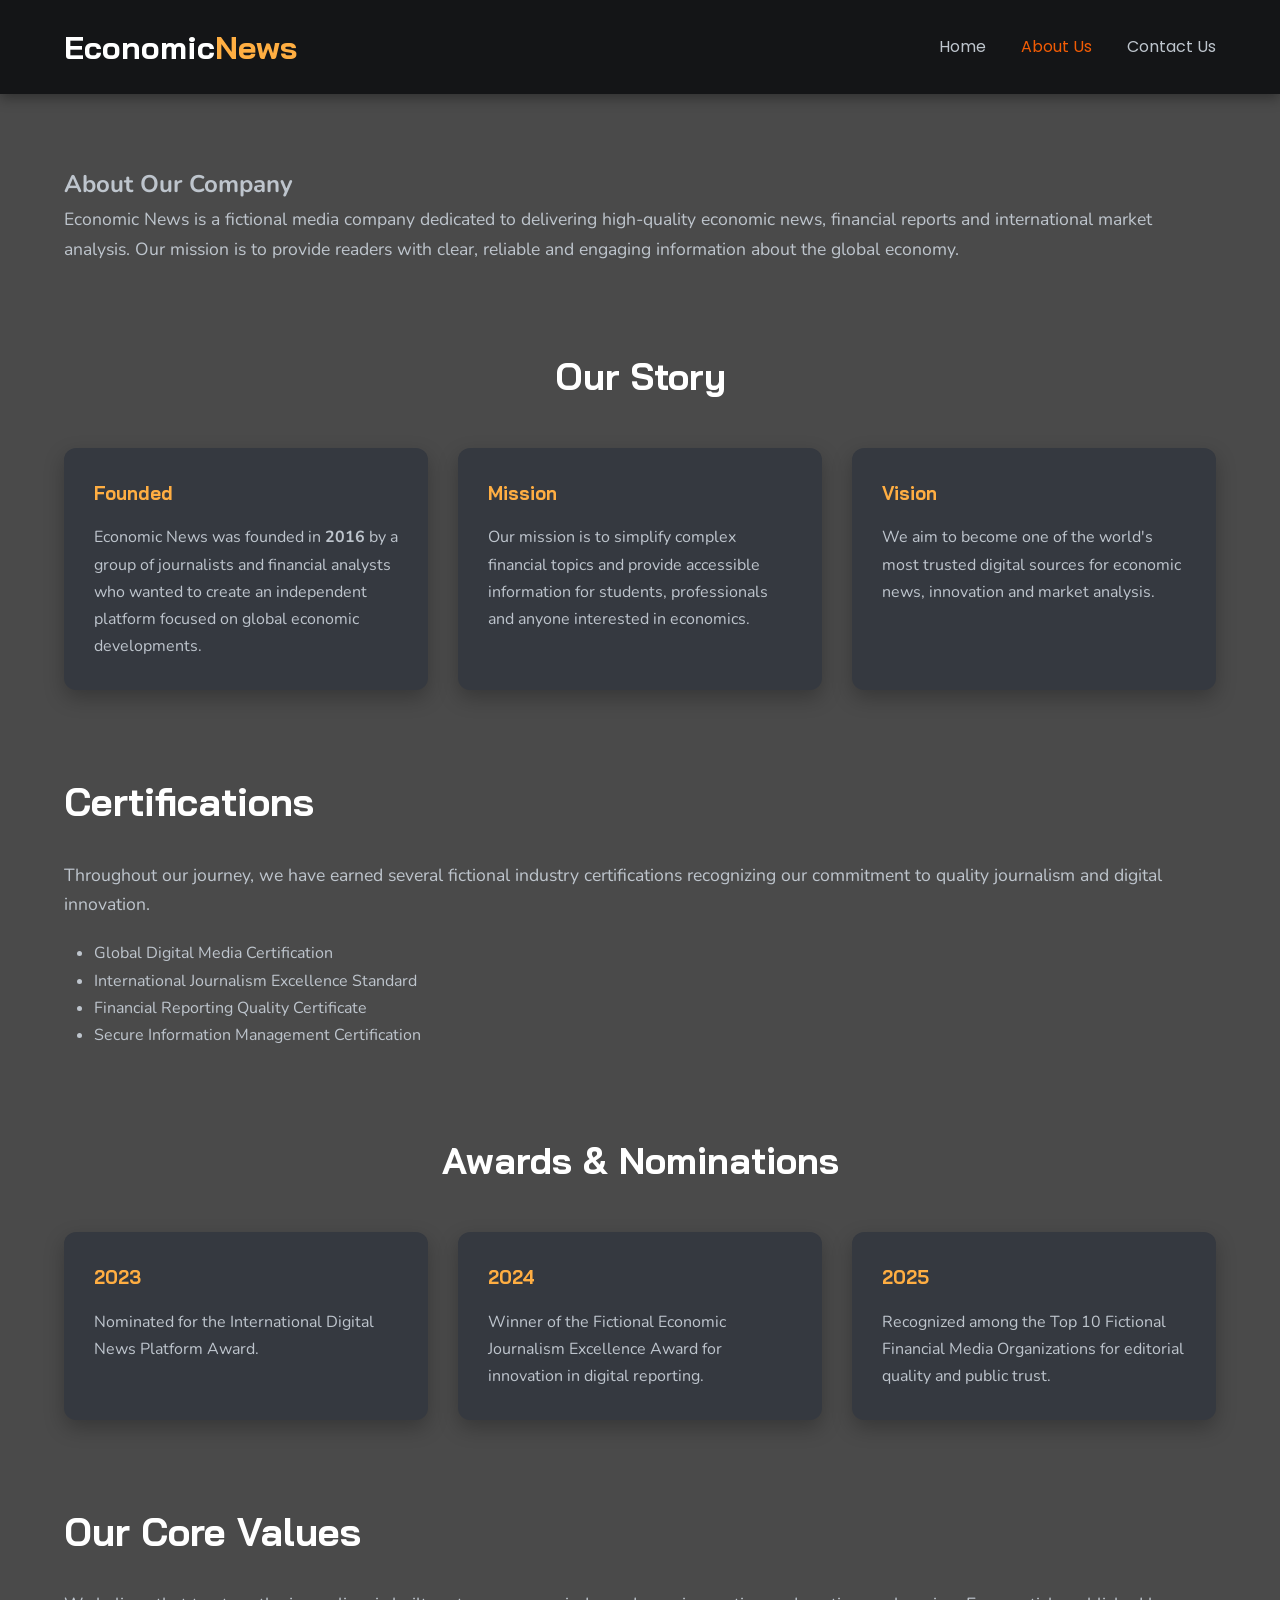
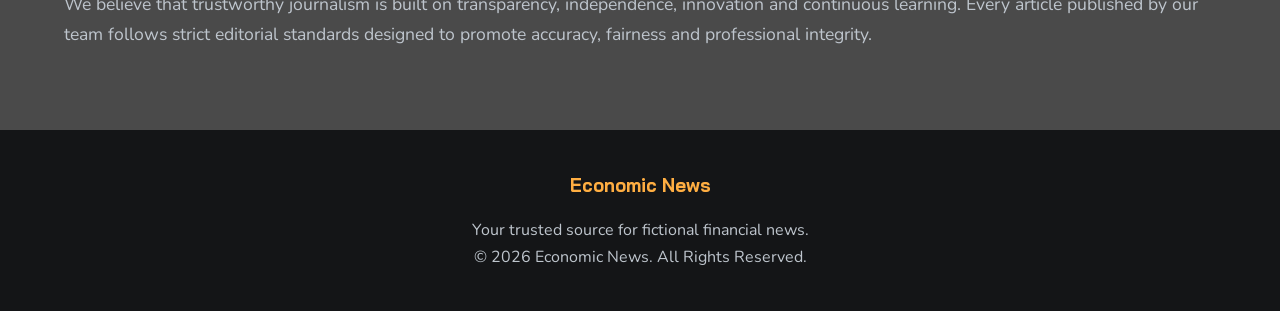
<file: About Us.html>
<!DOCTYPE html>
<html lang="en">

<head>

    <meta charset="UTF-8">
    <meta name="viewport" content="width=device-width, initial-scale=1.0">

    <title>About Us | Economic News</title>

    <!-- Google Fonts -->
    <link href="https://fonts.googleapis.com/css2?family=Bai+Jamjuree:wght@700&family=Nunito:wght@400;600&family=Poppins:wght@600&display=swap" rel="stylesheet">

    <!-- CSS -->
    <link rel="stylesheet" href="./style.css">

</head>

<body>

    <!-- Navigation -->

    <header>

        <nav class="navbar">

            <div class="logo">
                Economic<span>News</span>
            </div>

            <ul class="nav-links">

                <li><a href="./Home page.html">Home</a></li>

                <li><a href="./About Us.html" class="active">About Us</a></li>

                <li><a href="./Contact Us.html">Contact Us</a></li>

            </ul>

        </nav>

    </header>

    <!-- About Hero -->

    <section class="article">

        <h1>About Our Company</h1>

        <p>
            Economic News is a fictional media company dedicated to delivering
            high-quality economic news, financial reports and international
            market analysis. Our mission is to provide readers with clear,
            reliable and engaging information about the global economy.
        </p>

    </section>

    <!-- Company Story -->

    <section class="news">

        <h2>Our Story</h2>

        <div class="news-container">

            <article class="card">

                <h3>Founded</h3>

                <p>
                    Economic News was founded in <strong>2016</strong> by a
                    group of journalists and financial analysts who wanted to
                    create an independent platform focused on global economic
                    developments.
                </p>

            </article>

            <article class="card">

                <h3>Mission</h3>

                <p>
                    Our mission is to simplify complex financial topics and
                    provide accessible information for students,
                    professionals and anyone interested in economics.
                </p>

            </article>

            <article class="card">

                <h3>Vision</h3>

                <p>
                    We aim to become one of the world's most trusted digital
                    sources for economic news, innovation and market analysis.
                </p>

            </article>

        </div>

    </section>

    <!-- Certifications -->

    <section class="article">

        <h2>Certifications</h2>

        <p>
            Throughout our journey, we have earned several fictional industry
            certifications recognizing our commitment to quality journalism
            and digital innovation.
        </p>

        <ul style="margin-left:30px; margin-top:20px;">

            <li>Global Digital Media Certification</li>

            <li>International Journalism Excellence Standard</li>

            <li>Financial Reporting Quality Certificate</li>

            <li>Secure Information Management Certification</li>

        </ul>

    </section>

    <!-- Awards -->

    <section class="news">

        <h2>Awards & Nominations</h2>

        <div class="news-container">

            <article class="card">

                <h3>2023</h3>

                <p>
                    Nominated for the International Digital News Platform Award.
                </p>

            </article>

            <article class="card">

                <h3>2024</h3>

                <p>
                    Winner of the Fictional Economic Journalism Excellence
                    Award for innovation in digital reporting.
                </p>

            </article>

            <article class="card">

                <h3>2025</h3>

                <p>
                    Recognized among the Top 10 Fictional Financial Media
                    Organizations for editorial quality and public trust.
                </p>

            </article>

        </div>

    </section>

    <!-- Company Values -->

    <section class="article">

        <h2>Our Core Values</h2>

        <p>
            We believe that trustworthy journalism is built on transparency,
            independence, innovation and continuous learning. Every article
            published by our team follows strict editorial standards designed
            to promote accuracy, fairness and professional integrity.
        </p>

    </section>

    <!-- Footer -->

    <footer>

        <h3>Economic News</h3>

        <p>Your trusted source for fictional financial news.</p>

        <p id="year"></p>

    </footer>

    <script src="./function.js"></script>

</body>

</html>
</file>
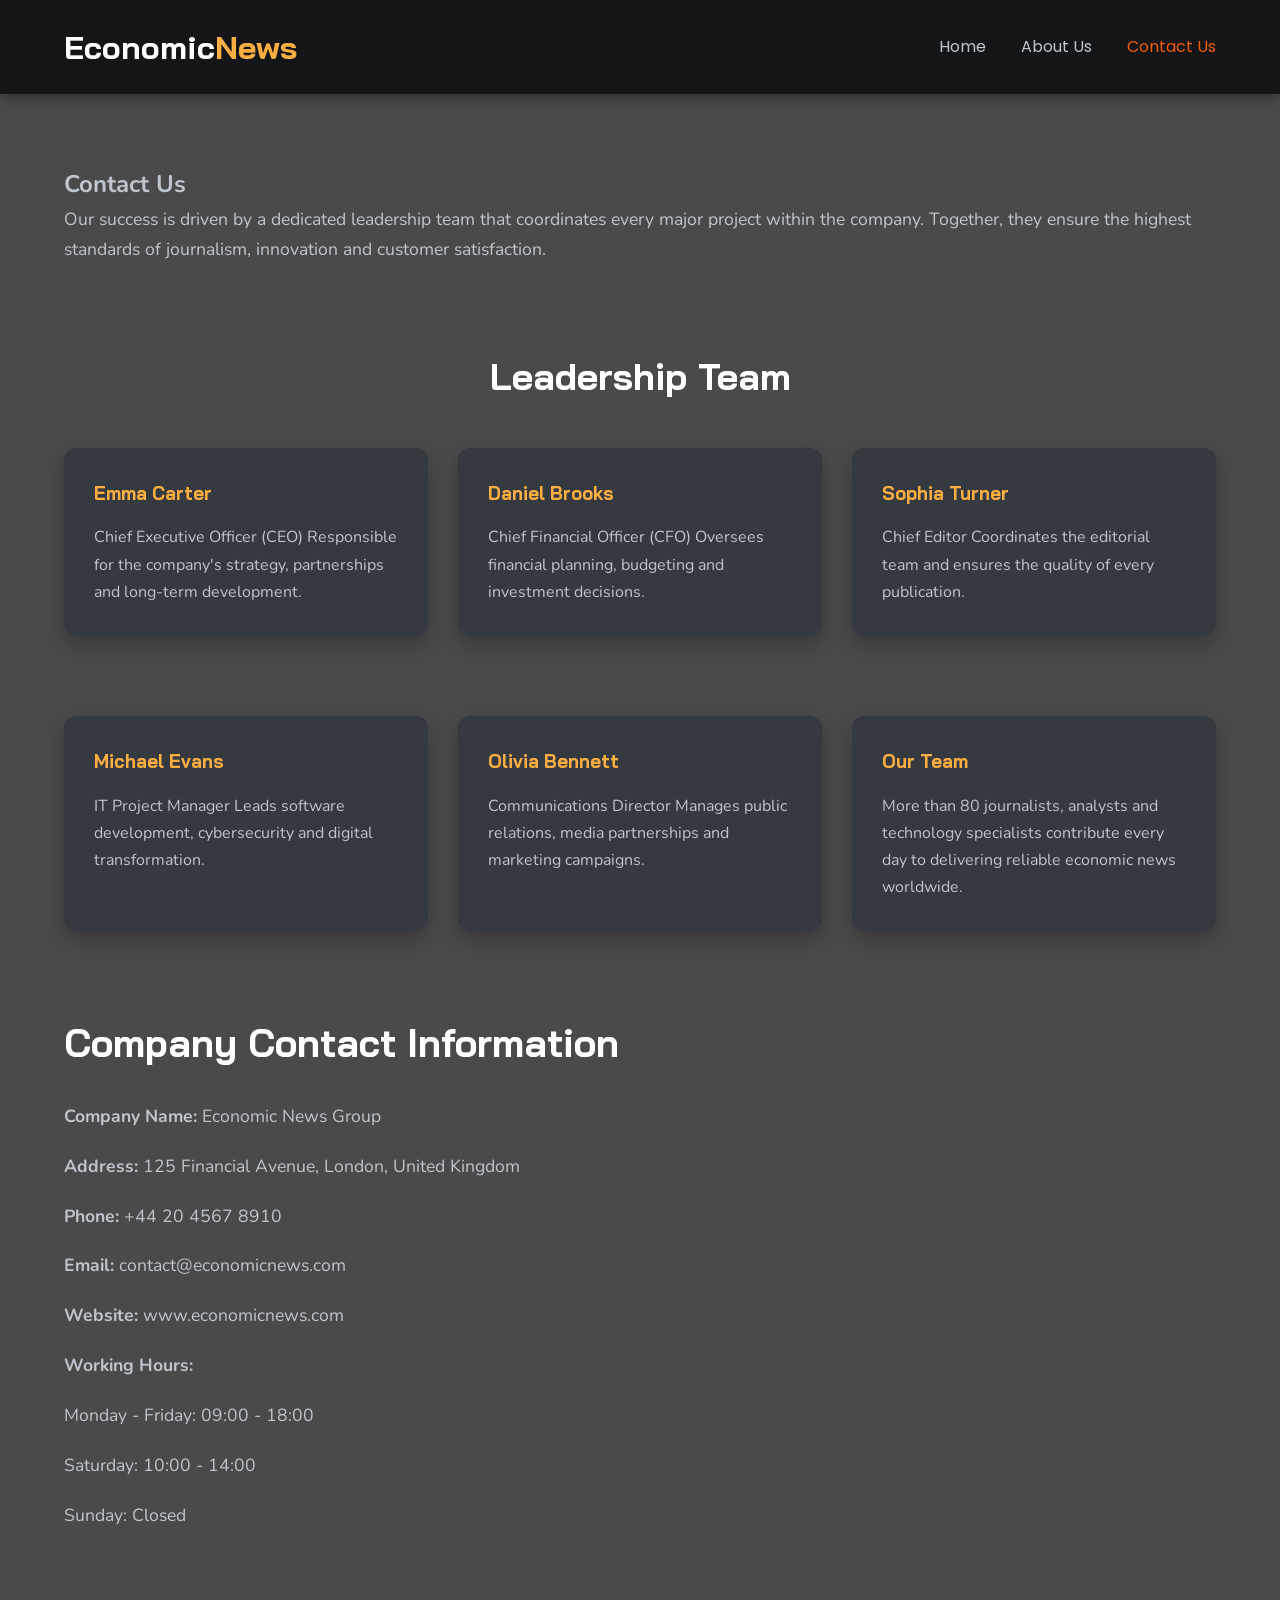
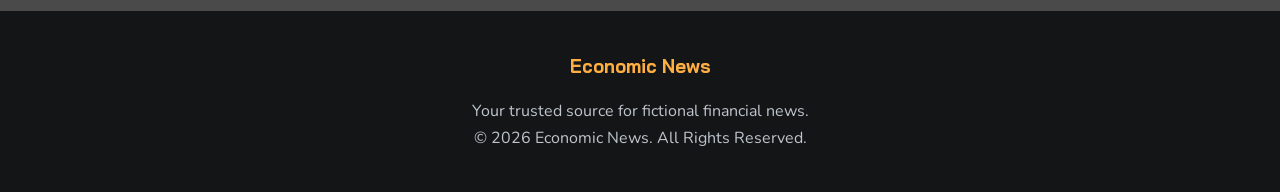
<file: Contact Us.html>
<!DOCTYPE html>
<html lang="en">

<head>

    <meta charset="UTF-8">
    <meta name="viewport" content="width=device-width, initial-scale=1.0">

    <title>Contact Us | Economic News</title>

    <!-- Google Fonts -->
    <link href="https://fonts.googleapis.com/css2?family=Bai+Jamjuree:wght@700&family=Nunito:wght@400;600&family=Poppins:wght@600&display=swap" rel="stylesheet">

    <!-- CSS -->
    <link rel="stylesheet" href="./style.css">

</head>

<body>

    <!-- Navigation -->

    <header>

        <nav class="navbar">

            <div class="logo">
                Economic<span>News</span>
            </div>

            <ul class="nav-links">

                <li><a href="./Home page.html">Home</a></li>

                <li><a href="./About Us.html">About Us</a></li>

                <li><a href="./Contact Us.html" class="active">Contact Us</a></li>

            </ul>

        </nav>

    </header>

    <!-- Contact Title -->

    <section class="article">

        <h1>Contact Us</h1>

        <p>
            Our success is driven by a dedicated leadership team that coordinates
            every major project within the company. Together, they ensure the
            highest standards of journalism, innovation and customer satisfaction.
        </p>

    </section>

    <!-- Leadership Team -->

    <section class="news">

        <h2>Leadership Team</h2>

        <div class="news-container">

            <article class="card">

                <h3>Emma Carter</h3>

                <p>
                    Chief Executive Officer (CEO)

                    Responsible for the company's strategy,
                    partnerships and long-term development.
                </p>

            </article>

            <article class="card">

                <h3>Daniel Brooks</h3>

                <p>
                    Chief Financial Officer (CFO)

                    Oversees financial planning,
                    budgeting and investment decisions.
                </p>

            </article>

            <article class="card">

                <h3>Sophia Turner</h3>

                <p>
                    Chief Editor

                    Coordinates the editorial team and
                    ensures the quality of every publication.
                </p>

            </article>

        </div>

    </section>

    <!-- Second Team Row -->

    <section class="news">

        <div class="news-container">

            <article class="card">

                <h3>Michael Evans</h3>

                <p>
                    IT Project Manager

                    Leads software development,
                    cybersecurity and digital transformation.
                </p>

            </article>

            <article class="card">

                <h3>Olivia Bennett</h3>

                <p>
                    Communications Director

                    Manages public relations,
                    media partnerships and marketing campaigns.
                </p>

            </article>

            <article class="card">

                <h3>Our Team</h3>

                <p>
                    More than 80 journalists,
                    analysts and technology specialists
                    contribute every day to delivering
                    reliable economic news worldwide.
                </p>

            </article>

        </div>

    </section>

    <!-- Contact Information -->

    <section class="article">

        <h2>Company Contact Information</h2>

        <p><strong>Company Name:</strong> Economic News Group</p>

        <p><strong>Address:</strong> 125 Financial Avenue, London, United Kingdom</p>

        <p><strong>Phone:</strong> +44 20 4567 8910</p>

        <p><strong>Email:</strong> contact@economicnews.com</p>

        <p><strong>Website:</strong> www.economicnews.com</p>

        <p><strong>Working Hours:</strong></p>

        <p>
            Monday - Friday: 09:00 - 18:00
        </p>

        <p>
            Saturday: 10:00 - 14:00
        </p>

        <p>
            Sunday: Closed
        </p>

    </section>

    <!-- Footer -->

    <footer>

        <h3>Economic News</h3>

        <p>
            Your trusted source for fictional financial news.
        </p>

        <p id="year"></p>

    </footer>

    <!-- JavaScript -->

    <script src="./function.js"></script>

</body>

</html>
</file>
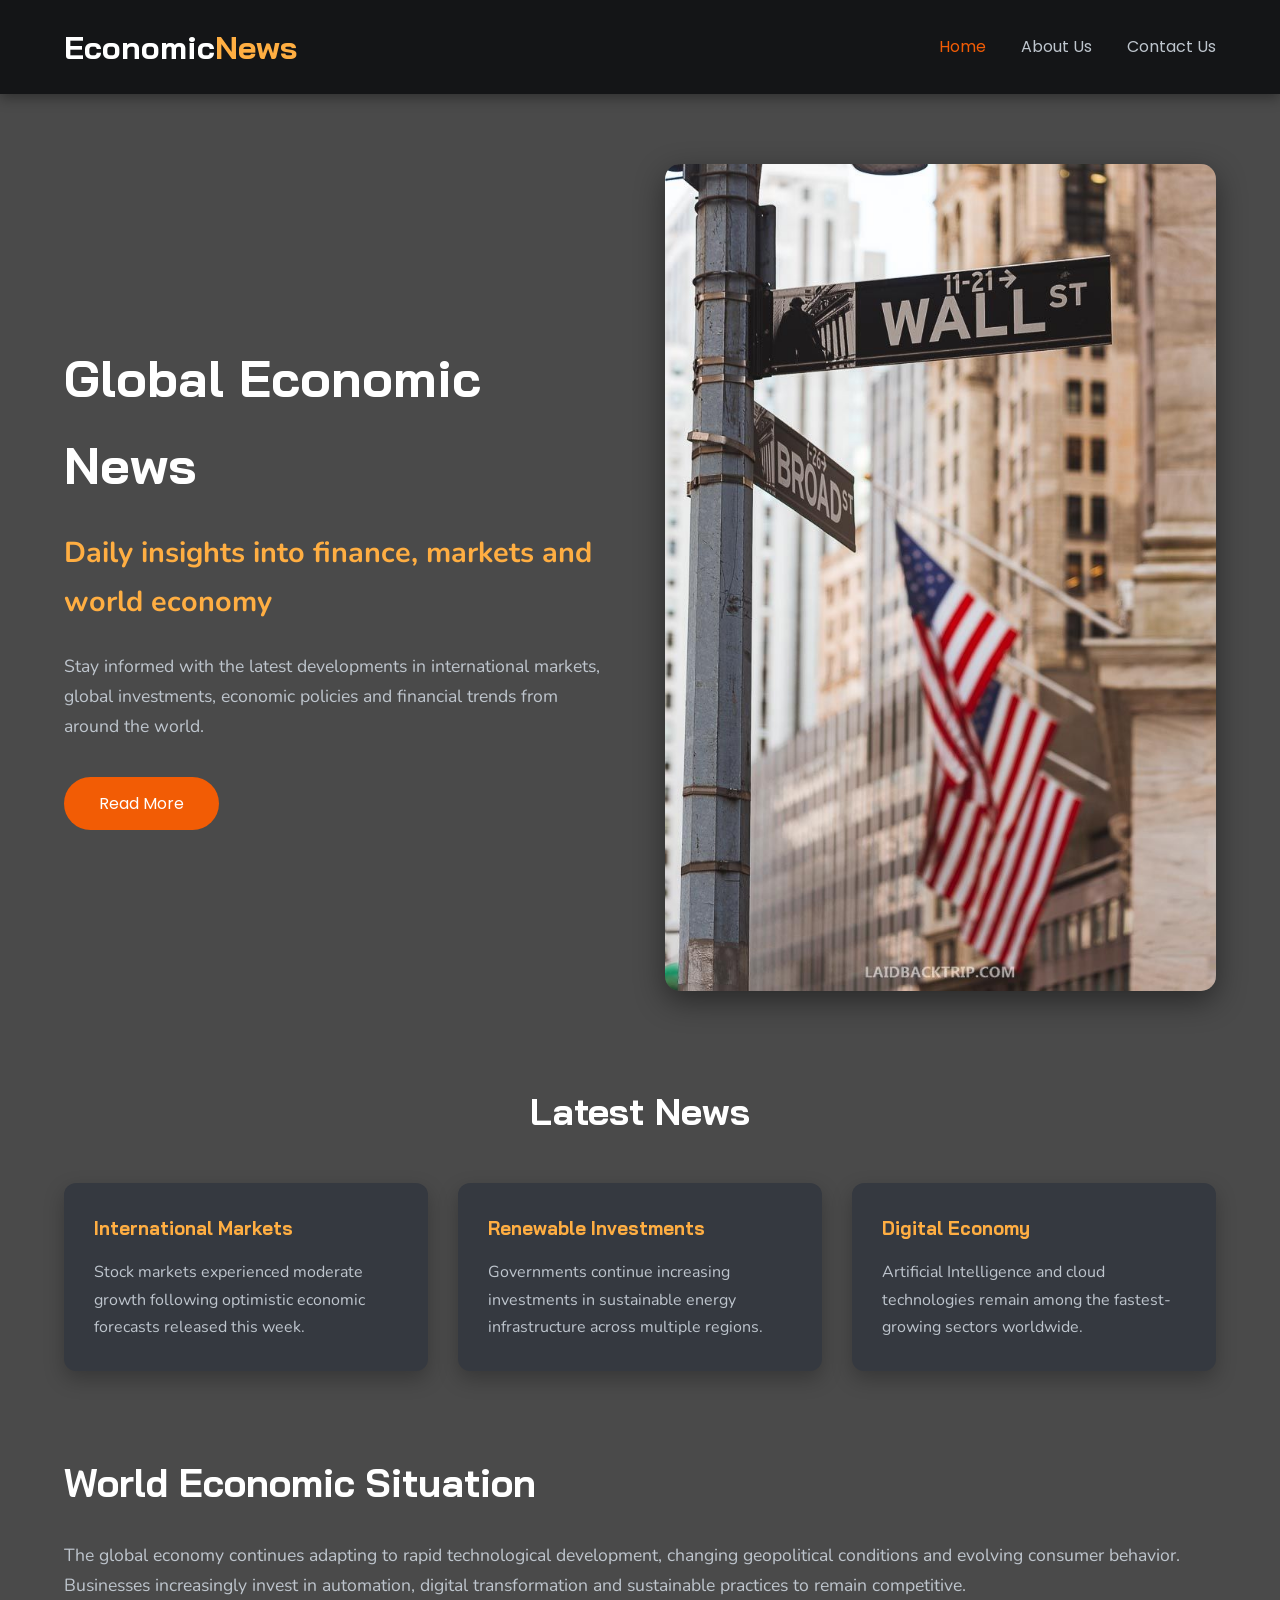
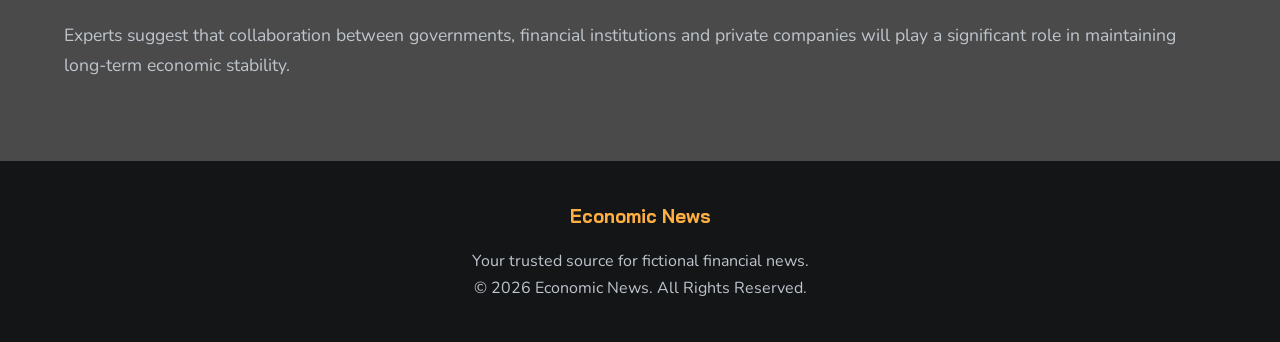
<file: Home page.html>
<!DOCTYPE html>
<html lang="en">

<head>
    <meta charset="UTF-8">
    <meta name="viewport" content="width=device-width, initial-scale=1.0">

    <title>Economic News</title>

    <!-- Google Fonts -->
    <link href="https://fonts.googleapis.com/css2?family=Bai+Jamjuree:wght@700&family=Nunito:wght@400;600&family=Poppins:wght@600&display=swap" rel="stylesheet">

    <!-- CSS -->
    <link rel="stylesheet" href="./style.css">
</head>

<body>

    <!-- Navigation -->

    <header>

        <nav class="navbar">

            <div class="logo">
                Economic<span>News</span>
            </div>

            <ul class="nav-links">

                <li><a href="./Home page.html" class="active">Home</a></li>

                <li><a href="./About Us.html">About Us</a></li>

                <li><a href="./Contact Us.html">Contact Us</a></li>

            </ul>

        </nav>

    </header>

    <!-- Hero -->

    <section class="hero">

        <div class="hero-text">

            <h1>Global Economic News</h1>

            <h2>Daily insights into finance, markets and world economy</h2>

            <p>
                Stay informed with the latest developments in international
                markets, global investments, economic policies and financial
                trends from around the world.
            </p>

            <button id="readMoreBtn">
                Read More
            </button>

        </div>

        <div class="hero-image">

            <img src="./Wall Street.jpg" alt="World Economy">

        </div>

    </section>

    <!-- Hidden text -->

    <section id="extraNews" class="hidden-content">

        <h2>Economic Outlook</h2>

        <p>
            Analysts expect moderate economic growth over the coming months,
            supported by technological innovation, international cooperation
            and increased investments in renewable energy.
        </p>

        <p>
            Financial experts continue monitoring inflation rates, employment
            growth and international trade agreements as key indicators for
            future market stability.
        </p>

    </section>

    <!-- Latest News -->

    <section class="news">

        <h2>Latest News</h2>

        <div class="news-container">

            <article class="card">

                <h3>International Markets</h3>

                <p>
                    Stock markets experienced moderate growth following
                    optimistic economic forecasts released this week.
                </p>

            </article>

            <article class="card">

                <h3>Renewable Investments</h3>

                <p>
                    Governments continue increasing investments in sustainable
                    energy infrastructure across multiple regions.
                </p>

            </article>

            <article class="card">

                <h3>Digital Economy</h3>

                <p>
                    Artificial Intelligence and cloud technologies remain among
                    the fastest-growing sectors worldwide.
                </p>

            </article>

        </div>

    </section>

    <!-- Main Article -->

    <section class="article">

        <h2>World Economic Situation</h2>

        <p>
            The global economy continues adapting to rapid technological
            development, changing geopolitical conditions and evolving consumer
            behavior. Businesses increasingly invest in automation, digital
            transformation and sustainable practices to remain competitive.
        </p>

        <p>
            Experts suggest that collaboration between governments, financial
            institutions and private companies will play a significant role in
            maintaining long-term economic stability.
        </p>

    </section>

    <!-- Footer -->

    <footer>

        <h3>Economic News</h3>

        <p>
            Your trusted source for fictional financial news.
        </p>

        <p id="year"></p>

    </footer>

    <script src="./function.js"></script>

</body>

</html>
</file>
<file: style.css>
/* ========================================
   Google Fonts
======================================== */

/*
Font Title:
Bai Jamjuree

Paragraph:
Nunito

Buttons:
Poppins
*/


/* ========================================
   Reset
======================================== */

*{
    margin:0;
    padding:0;
    box-sizing:border-box;
}

html{
    scroll-behavior:smooth;
}

body{

    background:#4A4A4A;
    color:#BEC5CD;

    font-family:'Nunito', sans-serif;

    line-height:1.7;
}


/* ========================================
   Navbar
======================================== */

header{

    width:100%;
    position:sticky;
    top:0;

    background:#141517;

    z-index:1000;

    box-shadow:0 4px 12px rgba(0,0,0,.35);

}

.navbar{

    width:90%;
    max-width:1200px;

    margin:auto;

    display:flex;
    justify-content:space-between;
    align-items:center;

    padding:20px 0;

}

.logo{

    font-size:2rem;
    font-family:'Bai Jamjuree', sans-serif;
    font-weight:bold;

    color:white;

}

.logo span{

    color:#FFAE42;

}

.nav-links{

    display:flex;
    list-style:none;
    gap:35px;

}

.nav-links a{

    text-decoration:none;

    color:#BEC5CD;

    font-family:'Poppins', sans-serif;

    transition:.3s;

}

.nav-links a:hover{

    color:#FFAE42;

}

.active{

    color:#F25C05 !important;

}


/* ========================================
   Hero Section
======================================== */

.hero{

    width:90%;
    max-width:1200px;

    margin:70px auto;

    display:flex;

    justify-content:space-between;
    align-items:center;

    gap:50px;

}

.hero-text{

    flex:1;

}

.hero h1{

    font-family:'Bai Jamjuree', sans-serif;

    font-size:3.2rem;

    color:white;

    margin-bottom:20px;

}

.hero h2{

    font-size:1.8rem;

    color:#FFAE42;

    margin-bottom:25px;

}

.hero p{

    font-size:1.1rem;

    margin-bottom:35px;

}


/* ========================================
   Button
======================================== */

button{

    padding:14px 35px;

    border:none;

    border-radius:50px;

    cursor:pointer;

    background:#F25C05;

    color:white;

    font-size:1rem;

    font-family:'Poppins', sans-serif;

    transition:.3s;

}

button:hover{

    background:#FFAE42;

    transform:translateY(-3px);

}


/* ========================================
   Hero Image
======================================== */

.hero-image{

    flex:1;

}

.hero-image img{

    width:100%;

    border-radius:15px;

    box-shadow:0 10px 30px rgba(0,0,0,.45);

}


/* ========================================
   Hidden News
======================================== */

.hidden-content{

    width:90%;
    max-width:1100px;

    margin:auto;

    display:none;

    padding:30px;

    border-radius:12px;

    background:#353940;

}

.hidden-content h2{

    margin-bottom:20px;

    color:#FFAE42;

}

.hidden-content p{

    margin-bottom:15px;

}


/* ========================================
   News Section
======================================== */

.news{

    width:90%;
    max-width:1200px;

    margin:80px auto;

}

.news h2{

    text-align:center;

    margin-bottom:40px;

    font-size:2.3rem;

    color:white;

    font-family:'Bai Jamjuree', sans-serif;

}

.news-container{

    display:grid;

    grid-template-columns:repeat(3,1fr);

    gap:30px;

}

.card{

    background:#353940;

    padding:30px;

    border-radius:12px;

    transition:.3s;

    box-shadow:0 8px 20px rgba(0,0,0,.25);

}

.card:hover{

    transform:translateY(-8px);

}

.card h3{

    color:#FFAE42;

    margin-bottom:15px;

    font-family:'Bai Jamjuree', sans-serif;

}

.card p{

    color:#BEC5CD;

}


/* ========================================
   Main Article
======================================== */

.article{

    width:90%;
    max-width:1200px;

    margin:70px auto;

}

.article h2{

    font-size:2.4rem;

    color:white;

    margin-bottom:25px;

    font-family:'Bai Jamjuree', sans-serif;

}

.article p{

    margin-bottom:20px;

    font-size:1.1rem;

}


/* ========================================
   Footer
======================================== */

footer{

    margin-top:80px;

    padding:40px;

    background:#141517;

    text-align:center;

}

footer h3{

    color:#FFAE42;

    margin-bottom:15px;

    font-family:'Bai Jamjuree', sans-serif;

}

footer p{

    color:#BEC5CD;

}


/* ========================================
   Responsive
======================================== */

@media(max-width:900px){

.hero{

    flex-direction:column;

}

.news-container{

    grid-template-columns:1fr;

}

.navbar{

    flex-direction:column;

    gap:20px;

}

.hero h1{

    font-size:2.4rem;

}

.hero h2{

    font-size:1.4rem;

}

}

@media(max-width:600px){

.nav-links{

    flex-direction:column;

    gap:15px;

    text-align:center;

}

.hero{

    width:95%;

}

.news{

    width:95%;

}

.article{

    width:95%;

}

button{

    width:100%;

}

}
</file>
